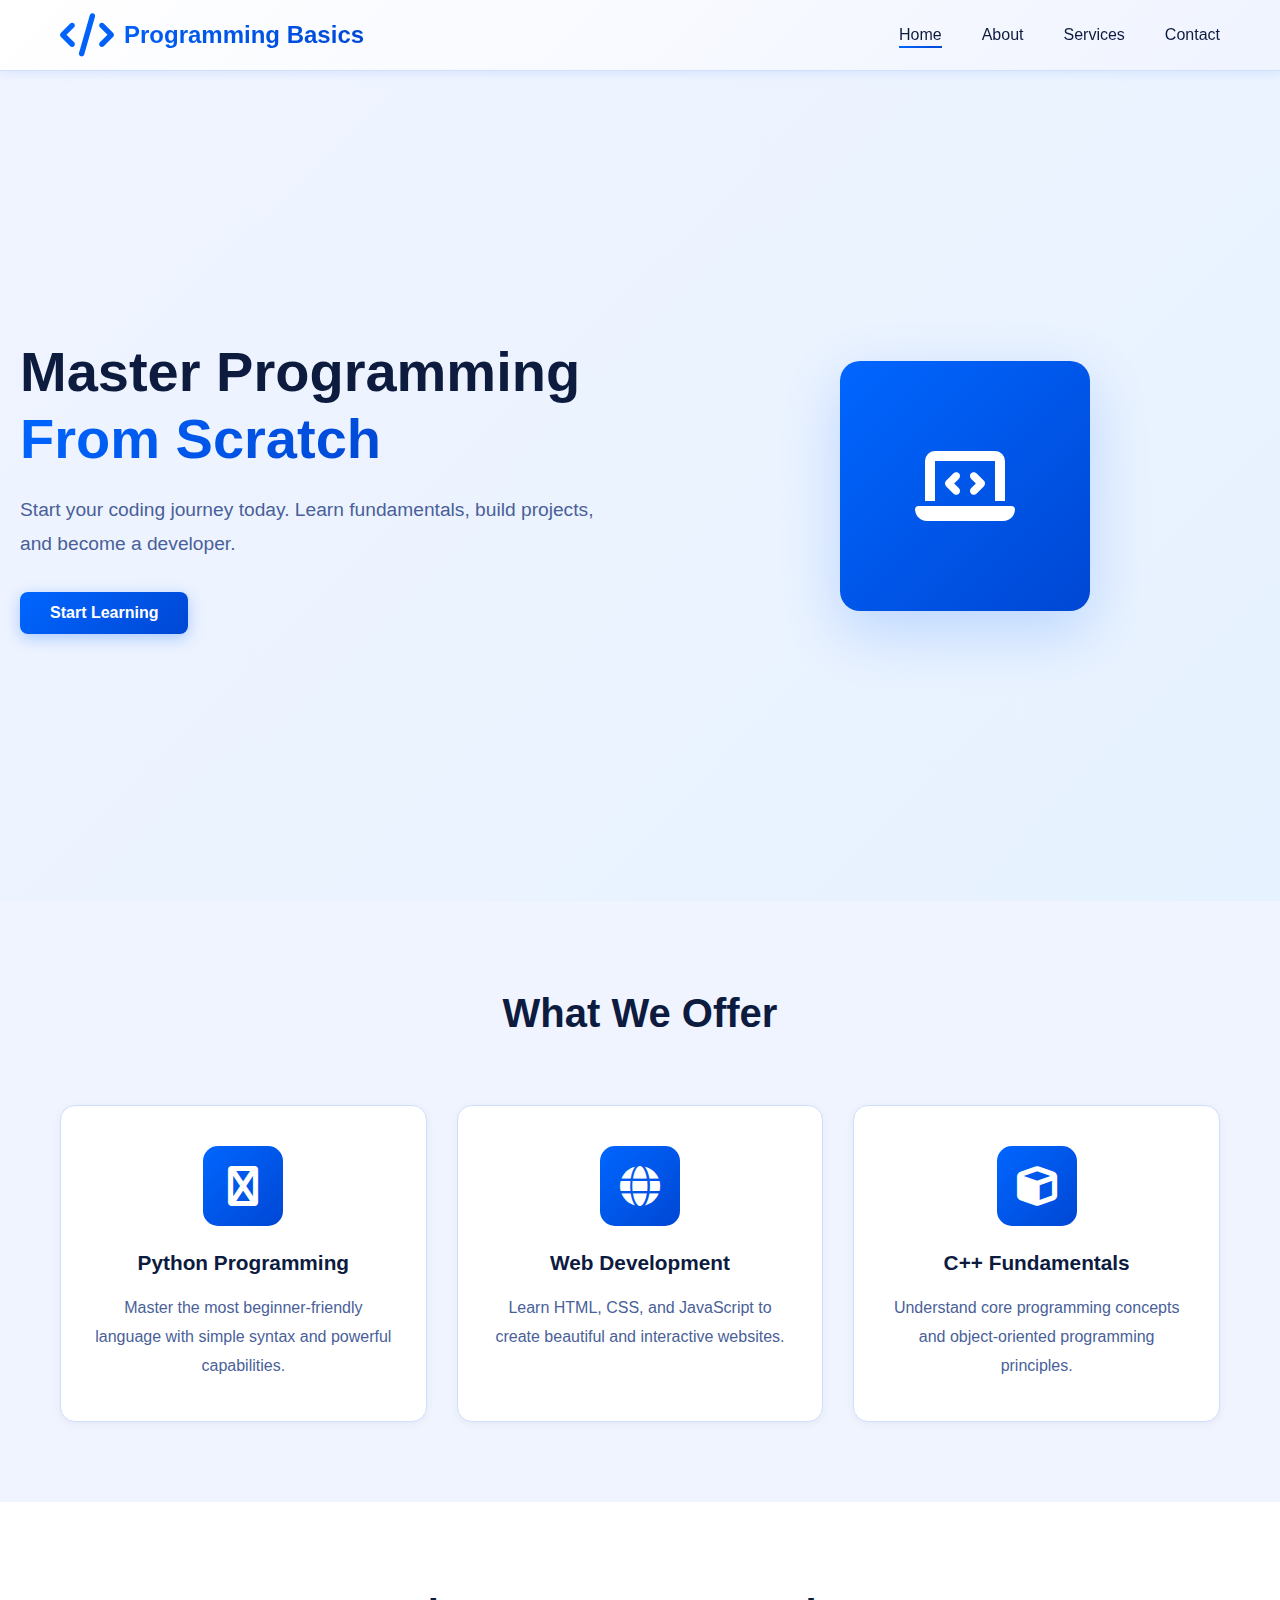
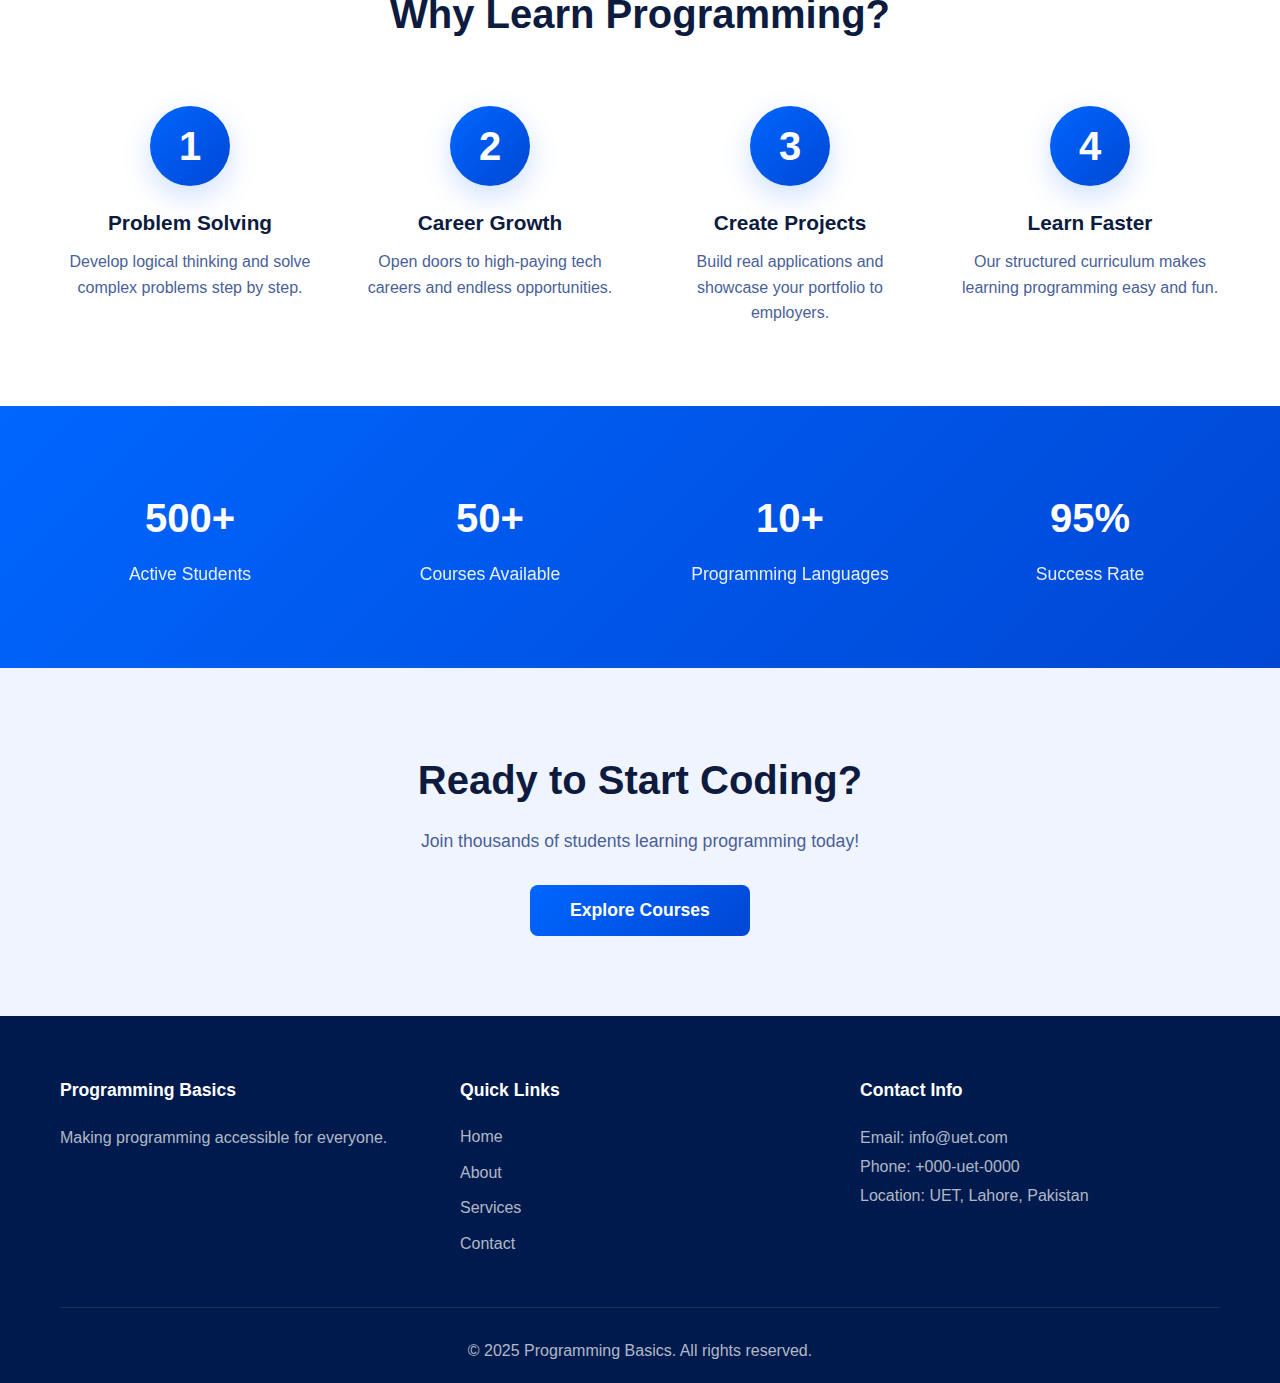
<file: index.html>
<!DOCTYPE html>
<html lang="en">
<head>
    <meta charset="UTF-8">
    <meta name="viewport" content="width=device-width, initial-scale=1.0">
    <title>Programming Basics - Learn to Code</title>
    <link rel="stylesheet" href="styles.css">
    <link rel="stylesheet" href="https://cdnjs.cloudflare.com/ajax/libs/font-awesome/6.4.0/css/all.min.css">
</head>
<body>
    <!-- Navigation -->
    <nav class="navbar">
        <div class="nav-container">
            <div class="logo">
                <i class="fas fa-code"></i>
                <span>Programming Basics</span>
            </div>
            <ul class="nav-menu">
                <li><a href="index.html" class="nav-link active">Home</a></li>
                <li><a href="about.html" class="nav-link">About</a></li>
                <li><a href="services.html" class="nav-link">Services</a></li>
                <li><a href="contact.html" class="nav-link">Contact</a></li>
            </ul>
            <div class="hamburger">
                <span></span>
                <span></span>
                <span></span>
            </div>
        </div>
    </nav>

    <!-- Hero Section -->
    <section class="hero">
        <div class="hero-content">
            <h1 class="hero-title">Master Programming <span class="gradient-text">From Scratch</span></h1>
            <p class="hero-subtitle">Start your coding journey today. Learn fundamentals, build projects, and become a developer.</p>
            <button class="btn btn-primary">Start Learning</button>
        </div>
        <div class="hero-image">
            <div class="floating-card">
                <i class="fas fa-laptop-code"></i>
            </div>
        </div>
    </section>

    <!-- Featured Services -->
    <section class="featured">
        <div class="container">
            <h2 class="section-title">What We Offer</h2>
            <div class="featured-grid">
                <div class="featured-card">
                    <div class="card-icon">
                        <i class="fas fa-python"></i>
                    </div>
                    <h3>Python Programming</h3>
                    <p>Master the most beginner-friendly language with simple syntax and powerful capabilities.</p>
                </div>
                <div class="featured-card">
                    <div class="card-icon">
                        <i class="fas fa-globe"></i>
                    </div>
                    <h3>Web Development</h3>
                    <p>Learn HTML, CSS, and JavaScript to create beautiful and interactive websites.</p>
                </div>
                <div class="featured-card">
                    <div class="card-icon">
                        <i class="fas fa-cube"></i>
                    </div>
                    <h3>C++ Fundamentals</h3>
                    <p>Understand core programming concepts and object-oriented programming principles.</p>
                </div>
            </div>
        </div>
    </section>

    <!-- Benefits Section -->
    <section class="benefits">
        <div class="container">
            <h2 class="section-title">Why Learn Programming?</h2>
            <div class="benefits-grid">
                <div class="benefit-item">
                    <div class="benefit-number">1</div>
                    <h3>Problem Solving</h3>
                    <p>Develop logical thinking and solve complex problems step by step.</p>
                </div>
                <div class="benefit-item">
                    <div class="benefit-number">2</div>
                    <h3>Career Growth</h3>
                    <p>Open doors to high-paying tech careers and endless opportunities.</p>
                </div>
                <div class="benefit-item">
                    <div class="benefit-number">3</div>
                    <h3>Create Projects</h3>
                    <p>Build real applications and showcase your portfolio to employers.</p>
                </div>
                <div class="benefit-item">
                    <div class="benefit-number">4</div>
                    <h3>Learn Faster</h3>
                    <p>Our structured curriculum makes learning programming easy and fun.</p>
                </div>
            </div>
        </div>
    </section>

    <!-- Statistics -->
    <section class="stats">
        <div class="container">
            <div class="stat-box">
                <h3>500+</h3>
                <p>Active Students</p>
            </div>
            <div class="stat-box">
                <h3>50+</h3>
                <p>Courses Available</p>
            </div>
            <div class="stat-box">
                <h3>10+</h3>
                <p>Programming Languages</p>
            </div>
            <div class="stat-box">
                <h3>95%</h3>
                <p>Success Rate</p>
            </div>
        </div>
    </section>

    <!-- Call to Action -->
    <section class="cta">
        <div class="container">
            <h2>Ready to Start Coding?</h2>
            <p>Join thousands of students learning programming today!</p>
            <button class="btn btn-secondary">Explore Courses</button>
        </div>
    </section>

    <!-- Footer -->
    <footer class="footer">
        <div class="container">
            <div class="footer-content">
                <div class="footer-section">
                    <h4>Programming Basics</h4>
                    <p>Making programming accessible for everyone.</p>
                </div>
                <div class="footer-section">
                    <h4>Quick Links</h4>
                    <ul>
                        <li><a href="index.html">Home</a></li>
                        <li><a href="about.html">About</a></li>
                        <li><a href="services.html">Services</a></li>
                        <li><a href="contact.html">Contact</a></li>
                    </ul>
                </div>
                <div class="footer-section">
                    <h4>Contact Info</h4>
                    <p>Email: info@uet.com</p>
                    <p>Phone: +000-uet-0000</p>
                    <p>Location: UET, Lahore, Pakistan</p>
                </div>
            </div>
            <div class="footer-bottom">
                <p>&copy; 2025 Programming Basics. All rights reserved.</p>
            </div>
        </div>
    </footer>
</body>
</html>
</file>
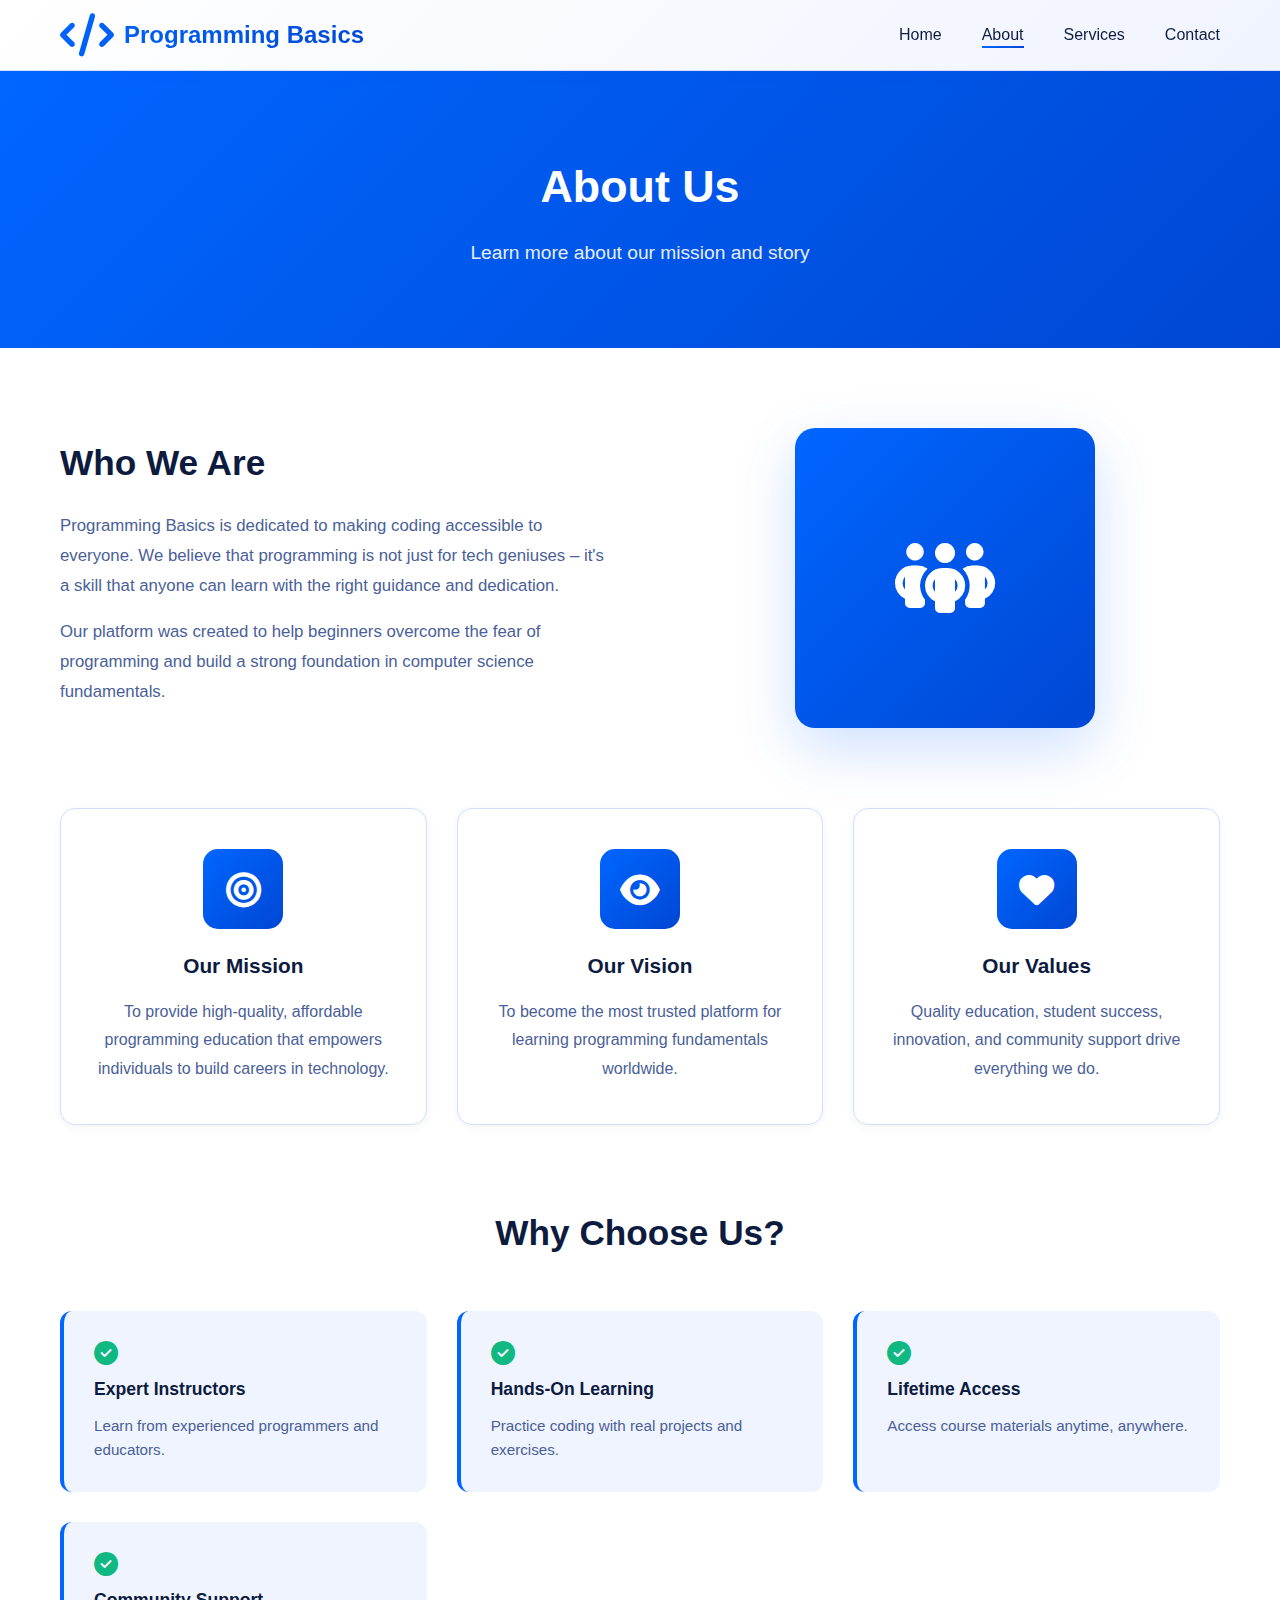
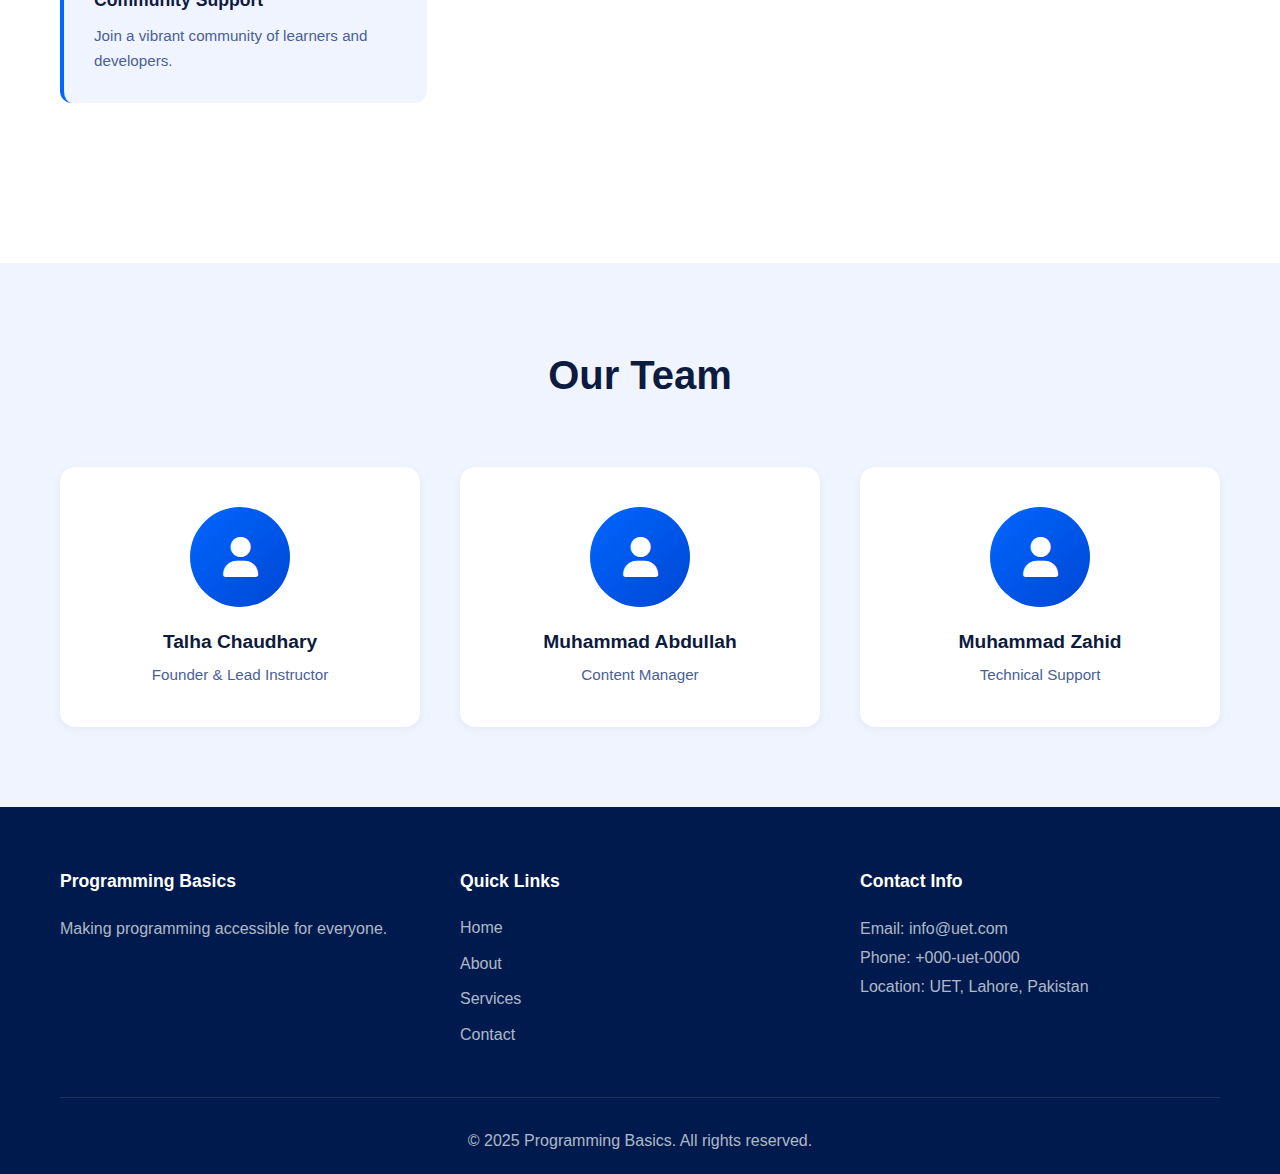
<file: about.html>
<!DOCTYPE html>
<html lang="en">
<head>
    <meta charset="UTF-8">
    <meta name="viewport" content="width=device-width, initial-scale=1.0">
    <title>About Us - Programming Basics</title>
    <link rel="stylesheet" href="styles.css">
    <link rel="stylesheet" href="https://cdnjs.cloudflare.com/ajax/libs/font-awesome/6.4.0/css/all.min.css">
</head>
<body>
    <!-- Navigation -->
    <nav class="navbar">
        <div class="nav-container">
            <div class="logo">
                <i class="fas fa-code"></i>
                <span>Programming Basics</span>
            </div>
            <ul class="nav-menu">
                <li><a href="index.html" class="nav-link">Home</a></li>
                <li><a href="about.html" class="nav-link active">About</a></li>
                <li><a href="services.html" class="nav-link">Services</a></li>
                <li><a href="contact.html" class="nav-link">Contact</a></li>
            </ul>
            <div class="hamburger">
                <span></span>
                <span></span>
                <span></span>
            </div>
        </div>
    </nav>

    <!-- Page Header -->
    <section class="page-header">
        <div class="container">
            <h1>About Us</h1>
            <p>Learn more about our mission and story</p>
        </div>
    </section>

    <!-- About Content -->
    <section class="about-content">
        <div class="container">
            <div class="about-grid">
                <div class="about-text">
                    <h2>Who We Are</h2>
                    <p>Programming Basics is dedicated to making coding accessible to everyone. We believe that programming is not just for tech geniuses – it's a skill that anyone can learn with the right guidance and dedication.</p>
                    <p>Our platform was created to help beginners overcome the fear of programming and build a strong foundation in computer science fundamentals.</p>
                </div>
                <div class="about-image">
                    <div class="image-placeholder">
                        <i class="fas fa-people-group"></i>
                    </div>
                </div>
            </div>

            <!-- Mission Vision Values -->
            <div class="mission-vision">
                <div class="mv-card">
                    <div class="mv-icon">
                        <i class="fas fa-bullseye"></i>
                    </div>
                    <h3>Our Mission</h3>
                    <p>To provide high-quality, affordable programming education that empowers individuals to build careers in technology.</p>
                </div>
                <div class="mv-card">
                    <div class="mv-icon">
                        <i class="fas fa-eye"></i>
                    </div>
                    <h3>Our Vision</h3>
                    <p>To become the most trusted platform for learning programming fundamentals worldwide.</p>
                </div>
                <div class="mv-card">
                    <div class="mv-icon">
                        <i class="fas fa-heart"></i>
                    </div>
                    <h3>Our Values</h3>
                    <p>Quality education, student success, innovation, and community support drive everything we do.</p>
                </div>
            </div>

            <!-- Why Choose Us -->
            <div class="why-choose">
                <h2>Why Choose Us?</h2>
                <div class="reasons-grid">
                    <div class="reason">
                        <i class="fas fa-check-circle"></i>
                        <h4>Expert Instructors</h4>
                        <p>Learn from experienced programmers and educators.</p>
                    </div>
                    <div class="reason">
                        <i class="fas fa-check-circle"></i>
                        <h4>Hands-On Learning</h4>
                        <p>Practice coding with real projects and exercises.</p>
                    </div>
                    <div class="reason">
                        <i class="fas fa-check-circle"></i>
                        <h4>Lifetime Access</h4>
                        <p>Access course materials anytime, anywhere.</p>
                    </div>
                    <div class="reason">
                        <i class="fas fa-check-circle"></i>
                        <h4>Community Support</h4>
                        <p>Join a vibrant community of learners and developers.</p>
                    </div>
                </div>
            </div>
        </div>
    </section>

    <!-- Team Section -->
    <section class="team">
        <div class="container">
            <h2 class="section-title">Our Team</h2>
            <div class="team-grid">
                <div class="team-member">
                    <div class="member-avatar">
                        <i class="fas fa-user"></i>
                    </div>
                    <h4>Talha Chaudhary</h4>
                    <p>Founder & Lead Instructor</p>
                </div>
                <div class="team-member">
                    <div class="member-avatar">
                        <i class="fas fa-user"></i>
                    </div>
                    <h4>Muhammad Abdullah</h4>
                    <p>Content Manager</p>
                </div>
                <div class="team-member">
                    <div class="member-avatar">
                        <i class="fas fa-user"></i>
                    </div>
                    <h4>Muhammad Zahid</h4>
                    <p>Technical Support</p>
                </div>
            </div>
        </div>
    </section>

    <!-- Footer -->
    <footer class="footer">
        <div class="container">
            <div class="footer-content">
                <div class="footer-section">
                    <h4>Programming Basics</h4>
                    <p>Making programming accessible for everyone.</p>
                </div>
                <div class="footer-section">
                    <h4>Quick Links</h4>
                    <ul>
                        <li><a href="index.html">Home</a></li>
                        <li><a href="about.html">About</a></li>
                        <li><a href="services.html">Services</a></li>
                        <li><a href="contact.html">Contact</a></li>
                    </ul>
                </div>
                <div class="footer-section">
                    <h4>Contact Info</h4>
                    <p>Email: info@uet.com</p>
                    <p>Phone: +000-uet-0000</p>
                    <p>Location: UET, Lahore, Pakistan</p>
                </div>
            </div>
            <div class="footer-bottom">
                <p>&copy; 2025 Programming Basics. All rights reserved.</p>
            </div>
        </div>
    </footer>
</body>
</html>
</file>
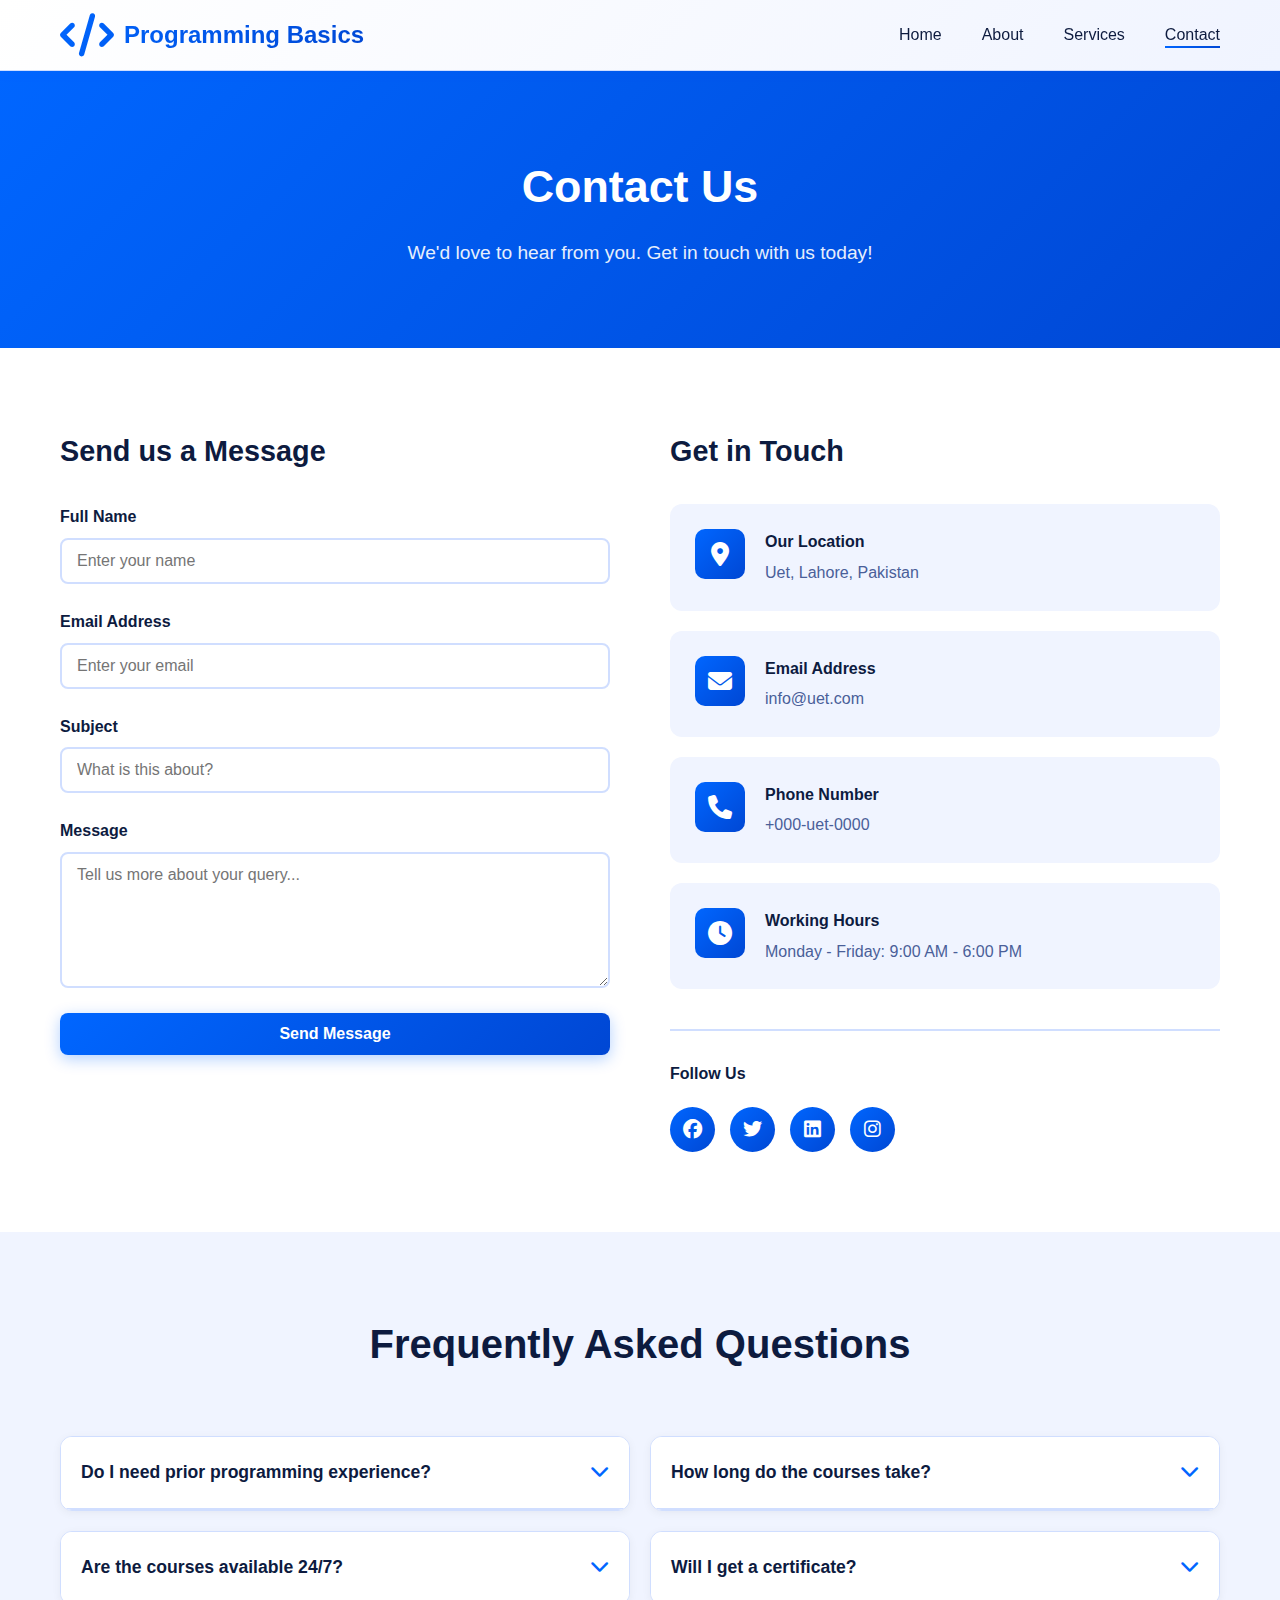
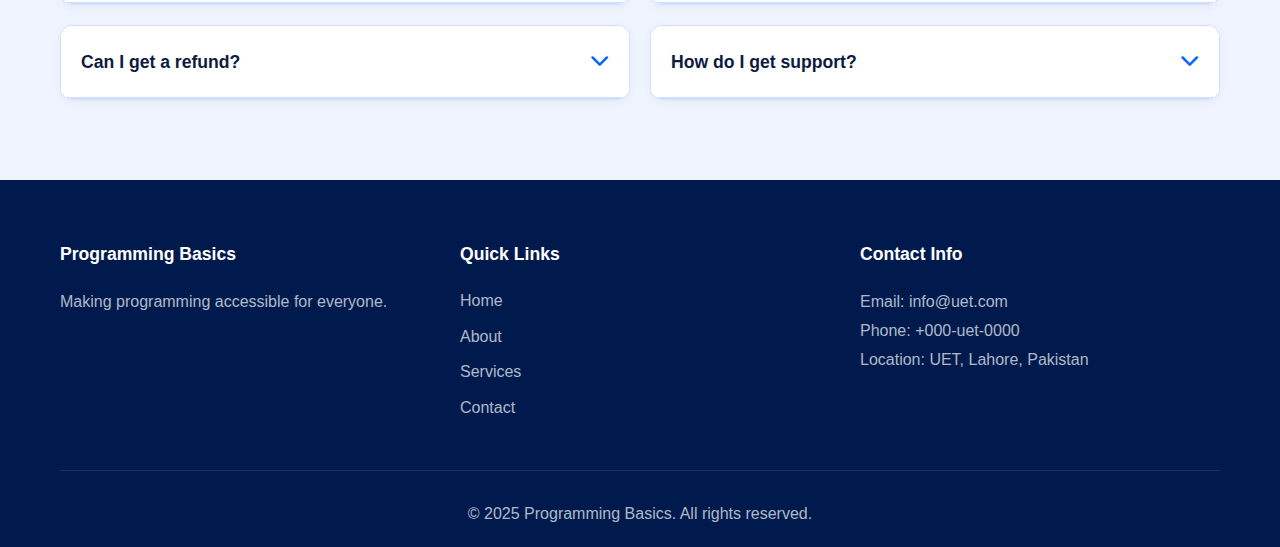
<file: contact.html>
<!DOCTYPE html>
<html lang="en">
<head>
    <meta charset="UTF-8">
    <meta name="viewport" content="width=device-width, initial-scale=1.0">
    <title>Contact Us - Programming Basics</title>
    <link rel="stylesheet" href="styles.css">
    <link rel="stylesheet" href="https://cdnjs.cloudflare.com/ajax/libs/font-awesome/6.4.0/css/all.min.css">
</head>
<body>
    <!-- Navigation -->
    <nav class="navbar">
        <div class="nav-container">
            <div class="logo">
                <i class="fas fa-code"></i>
                <span>Programming Basics</span>
            </div>
            <ul class="nav-menu">
                <li><a href="index.html" class="nav-link">Home</a></li>
                <li><a href="about.html" class="nav-link">About</a></li>
                <li><a href="services.html" class="nav-link">Services</a></li>
                <li><a href="contact.html" class="nav-link active">Contact</a></li>
            </ul>
            <div class="hamburger">
                <span></span>
                <span></span>
                <span></span>
            </div>
        </div>
    </nav>

    <!-- Page Header -->
    <section class="page-header">
        <div class="container">
            <h1>Contact Us</h1>
            <p>We'd love to hear from you. Get in touch with us today!</p>
        </div>
    </section>

    <!-- Contact Section -->
    <section class="contact-section">
        <div class="container">
            <div class="contact-grid">
                <!-- Contact Form -->
                <div class="contact-form-container">
                    <h2>Send us a Message</h2>
                    <form class="contact-form" id="contactForm">
                        <div class="form-group">
                            <label for="name">Full Name</label>
                            <input type="text" id="name" name="name" required placeholder="Enter your name">
                        </div>

                        <div class="form-group">
                            <label for="email">Email Address</label>
                            <input type="email" id="email" name="email" required placeholder="Enter your email">
                        </div>

                        <div class="form-group">
                            <label for="subject">Subject</label>
                            <input type="text" id="subject" name="subject" required placeholder="What is this about?">
                        </div>

                        <div class="form-group">
                            <label for="message">Message</label>
                            <textarea id="message" name="message" rows="6" required placeholder="Tell us more about your query..."></textarea>
                        </div>

                        <button type="submit" class="btn btn-primary">Send Message</button>
                    </form>
                </div>

                <!-- Contact Information -->
                <div class="contact-info-container">
                    <h2>Get in Touch</h2>
                    
                    <div class="info-card">
                        <div class="info-icon">
                            <i class="fas fa-map-marker-alt"></i>
                        </div>
                        <div class="info-content">
                            <h4>Our Location</h4>
                            <p>Uet, Lahore, Pakistan</p>
                        </div>
                    </div>

                    <div class="info-card">
                        <div class="info-icon">
                            <i class="fas fa-envelope"></i>
                        </div>
                        <div class="info-content">
                            <h4>Email Address</h4>
                            <p>info@uet.com</p>
                        </div>
                    </div>

                    <div class="info-card">
                        <div class="info-icon">
                            <i class="fas fa-phone"></i>
                        </div>
                        <div class="info-content">
                            <h4>Phone Number</h4>
                            <p>+000-uet-0000</p>
                        </div>
                    </div>

                    <div class="info-card">
                        <div class="info-icon">
                            <i class="fas fa-clock"></i>
                        </div>
                        <div class="info-content">
                            <h4>Working Hours</h4>
                            <p>Monday - Friday: 9:00 AM - 6:00 PM</p>
                        </div>
                    </div>

                    <!-- Social Media -->
                    <div class="social-links">
                        <h4>Follow Us</h4>
                        <div class="social-icons">
                            <a href="#" class="social-icon"><i class="fab fa-facebook"></i></a>
                            <a href="#" class="social-icon"><i class="fab fa-twitter"></i></a>
                            <a href="#" class="social-icon"><i class="fab fa-linkedin"></i></a>
                            <a href="#" class="social-icon"><i class="fab fa-instagram"></i></a>
                        </div>
                    </div>
                </div>
            </div>
        </div>
    </section>

    <!-- FAQ Section -->
    <section class="faq-section">
        <div class="container">
            <h2 class="section-title">Frequently Asked Questions</h2>
            
            <div class="faq-grid">
                <div class="faq-item">
                    <div class="faq-question">
                        <h4>Do I need prior programming experience?</h4>
                        <span class="faq-toggle"><i class="fas fa-chevron-down"></i></span>
                    </div>
                    <div class="faq-answer">
                        <p>No! Our courses are designed for complete beginners. We start from the very basics and gradually increase the difficulty level.</p>
                    </div>
                </div>

                <div class="faq-item">
                    <div class="faq-question">
                        <h4>How long do the courses take?</h4>
                        <span class="faq-toggle"><i class="fas fa-chevron-down"></i></span>
                    </div>
                    <div class="faq-answer">
                        <p>Most courses take 4-8 weeks to complete, depending on your pace. You can learn at your own speed.</p>
                    </div>
                </div>

                <div class="faq-item">
                    <div class="faq-question">
                        <h4>Are the courses available 24/7?</h4>
                        <span class="faq-toggle"><i class="fas fa-chevron-down"></i></span>
                    </div>
                    <div class="faq-answer">
                        <p>Yes! Once you enroll, you have lifetime access to all course materials and can learn anytime.</p>
                    </div>
                </div>

                <div class="faq-item">
                    <div class="faq-question">
                        <h4>Will I get a certificate?</h4>
                        <span class="faq-toggle"><i class="fas fa-chevron-down"></i></span>
                    </div>
                    <div class="faq-answer">
                        <p>Yes! Upon successful completion, you'll receive a certificate that you can add to your portfolio.</p>
                    </div>
                </div>

                <div class="faq-item">
                    <div class="faq-question">
                        <h4>Can I get a refund?</h4>
                        <span class="faq-toggle"><i class="fas fa-chevron-down"></i></span>
                    </div>
                    <div class="faq-answer">
                        <p>We offer a 30-day money-back guarantee if you're not satisfied with the course content.</p>
                    </div>
                </div>

                <div class="faq-item">
                    <div class="faq-question">
                        <h4>How do I get support?</h4>
                        <span class="faq-toggle"><i class="fas fa-chevron-down"></i></span>
                    </div>
                    <div class="faq-answer">
                        <p>You can contact us through this form, email, or phone. We're here to help with any questions!</p>
                    </div>
                </div>
            </div>
        </div>
    </section>

    <!-- Footer -->
    <footer class="footer">
        <div class="container">
            <div class="footer-content">
                <div class="footer-section">
                    <h4>Programming Basics</h4>
                    <p>Making programming accessible for everyone.</p>
                </div>
                <div class="footer-section">
                    <h4>Quick Links</h4>
                    <ul>
                        <li><a href="index.html">Home</a></li>
                        <li><a href="about.html">About</a></li>
                        <li><a href="services.html">Services</a></li>
                        <li><a href="contact.html">Contact</a></li>
                    </ul>
                </div>
                <div class="footer-section">
                    <h4>Contact Info</h4>
                    <p>Email: info@uet.com</p>
                    <p>Phone: +000-uet-0000</p>
                    <p>Location: UET, Lahore, Pakistan</p>
                </div>
            </div>
            <div class="footer-bottom">
                <p>&copy; 2025 Programming Basics. All rights reserved.</p>
            </div>
        </div>
    </footer>
</body>
</html>
</file>
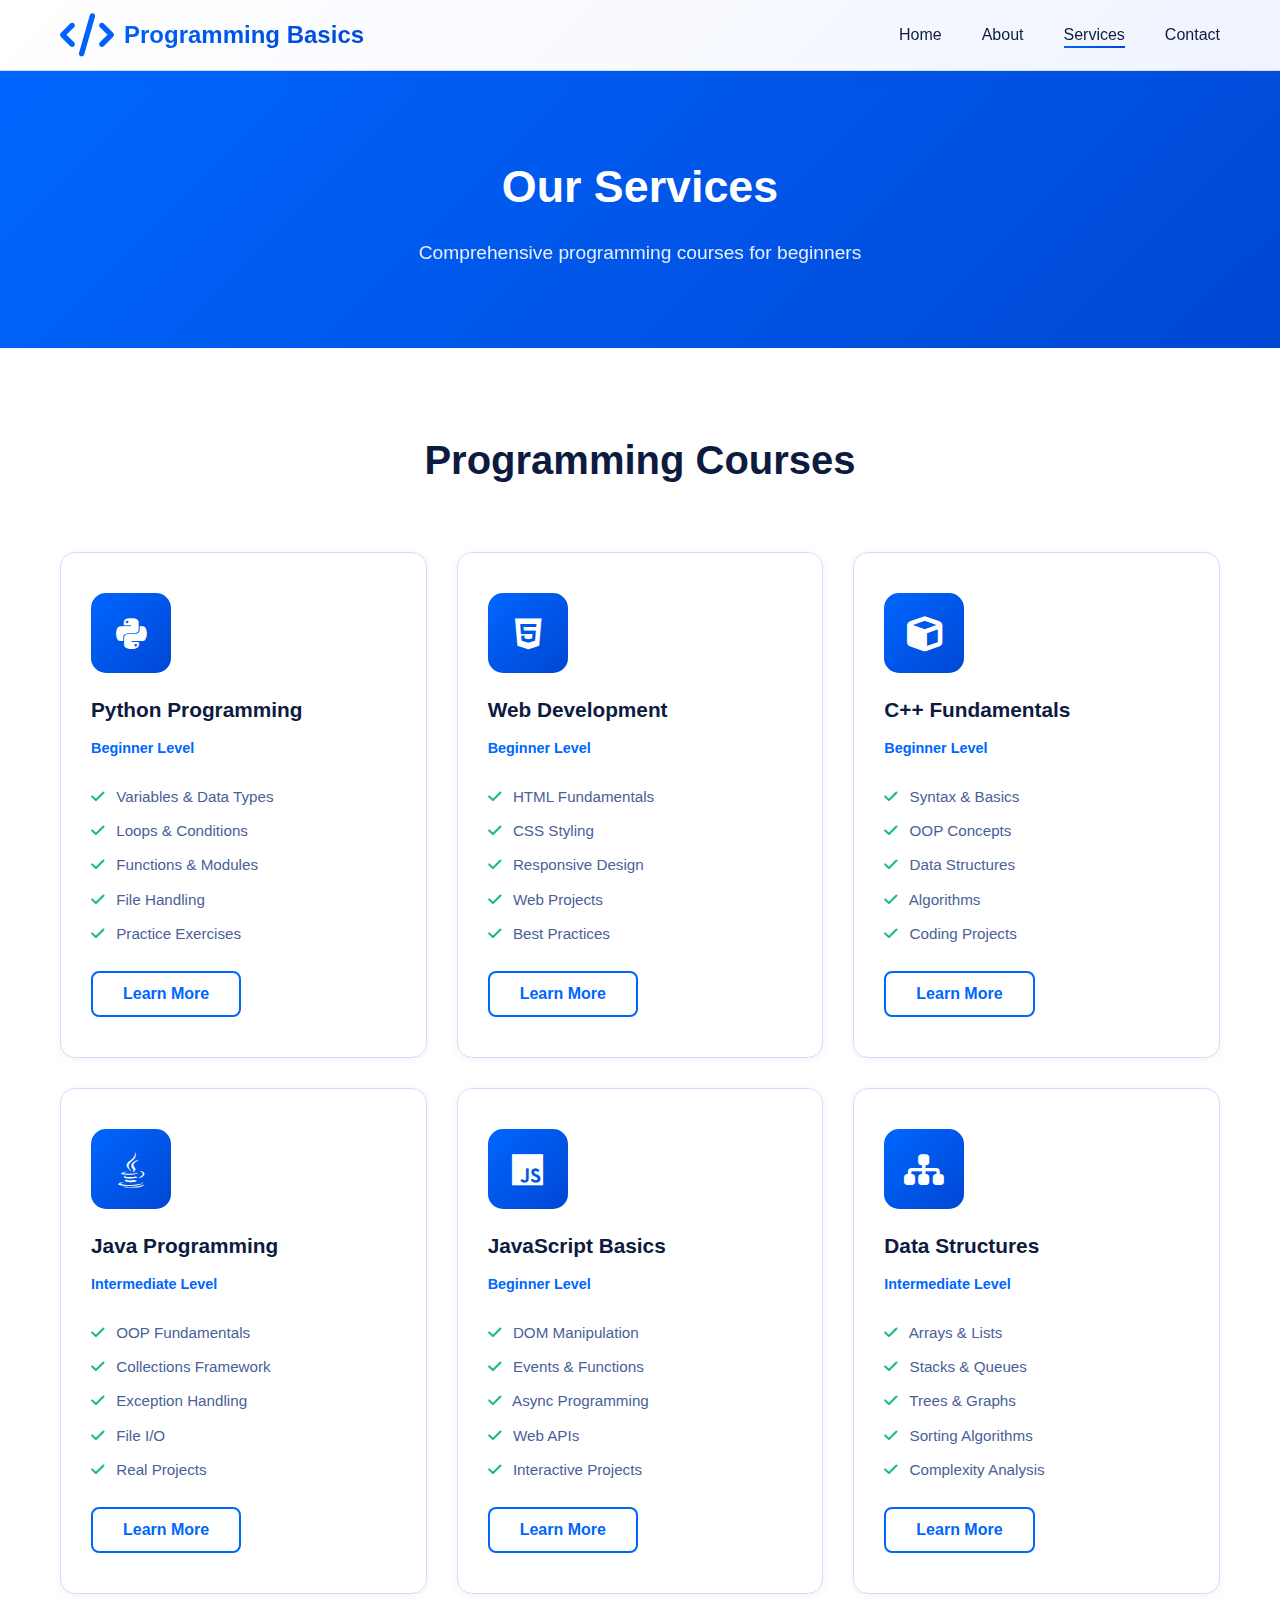
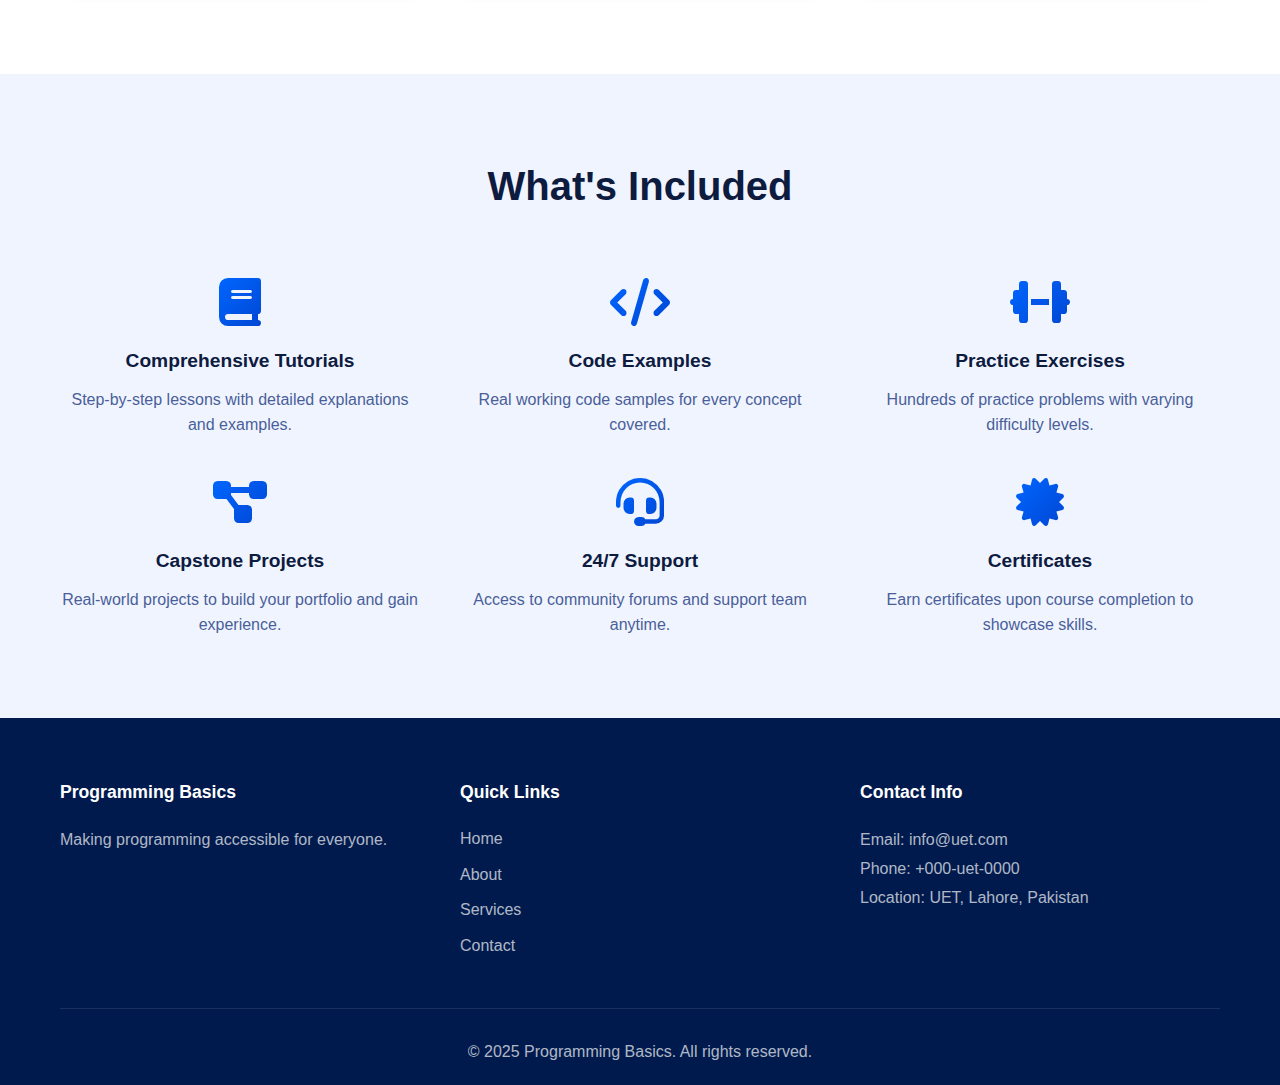
<file: services.html>
<!DOCTYPE html>
<html lang="en">
<head>
    <meta charset="UTF-8">
    <meta name="viewport" content="width=device-width, initial-scale=1.0">
    <title>Services - Programming Basics</title>
    <link rel="stylesheet" href="styles.css">
    <link rel="stylesheet" href="https://cdnjs.cloudflare.com/ajax/libs/font-awesome/6.4.0/css/all.min.css">
</head>
<body>
    <!-- Navigation -->
    <nav class="navbar">
        <div class="nav-container">
            <div class="logo">
                <i class="fas fa-code"></i>
                <span>Programming Basics</span>
            </div>
            <ul class="nav-menu">
                <li><a href="index.html" class="nav-link">Home</a></li>
                <li><a href="about.html" class="nav-link">About</a></li>
                <li><a href="services.html" class="nav-link active">Services</a></li>
                <li><a href="contact.html" class="nav-link">Contact</a></li>
            </ul>
            <div class="hamburger">
                <span></span>
                <span></span>
                <span></span>
            </div>
        </div>
    </nav>

    <!-- Page Header -->
    <section class="page-header">
        <div class="container">
            <h1>Our Services</h1>
            <p>Comprehensive programming courses for beginners</p>
        </div>
    </section>

    <!-- Services Grid -->
    <section class="services-section">
        <div class="container">
            <h2 class="section-title">Programming Courses</h2>
            
            <div class="services-grid">
                <!-- Python Course -->
                <div class="service-card">
                    <div class="service-icon">
                        <i class="fab fa-python"></i>
                    </div>
                    <h3>Python Programming</h3>
                    <p class="difficulty">Beginner Level</p>
                    <div class="service-features">
                        <p><i class="fas fa-check"></i> Variables & Data Types</p>
                        <p><i class="fas fa-check"></i> Loops & Conditions</p>
                        <p><i class="fas fa-check"></i> Functions & Modules</p>
                        <p><i class="fas fa-check"></i> File Handling</p>
                        <p><i class="fas fa-check"></i> Practice Exercises</p>
                    </div>
                    <button class="btn btn-outline">Learn More</button>
                </div>

                <!-- HTML/CSS Course -->
                <div class="service-card">
                    <div class="service-icon">
                        <i class="fab fa-html5"></i>
                    </div>
                    <h3>Web Development</h3>
                    <p class="difficulty">Beginner Level</p>
                    <div class="service-features">
                        <p><i class="fas fa-check"></i> HTML Fundamentals</p>
                        <p><i class="fas fa-check"></i> CSS Styling</p>
                        <p><i class="fas fa-check"></i> Responsive Design</p>
                        <p><i class="fas fa-check"></i> Web Projects</p>
                        <p><i class="fas fa-check"></i> Best Practices</p>
                    </div>
                    <button class="btn btn-outline">Learn More</button>
                </div>

                <!-- C++ Course -->
                <div class="service-card">
                    <div class="service-icon">
                        <i class="fas fa-cube"></i>
                    </div>
                    <h3>C++ Fundamentals</h3>
                    <p class="difficulty">Beginner Level</p>
                    <div class="service-features">
                        <p><i class="fas fa-check"></i> Syntax & Basics</p>
                        <p><i class="fas fa-check"></i> OOP Concepts</p>
                        <p><i class="fas fa-check"></i> Data Structures</p>
                        <p><i class="fas fa-check"></i> Algorithms</p>
                        <p><i class="fas fa-check"></i> Coding Projects</p>
                    </div>
                    <button class="btn btn-outline">Learn More</button>
                </div>

                <!-- Java Course -->
                <div class="service-card">
                    <div class="service-icon">
                        <i class="fab fa-java"></i>
                    </div>
                    <h3>Java Programming</h3>
                    <p class="difficulty">Intermediate Level</p>
                    <div class="service-features">
                        <p><i class="fas fa-check"></i> OOP Fundamentals</p>
                        <p><i class="fas fa-check"></i> Collections Framework</p>
                        <p><i class="fas fa-check"></i> Exception Handling</p>
                        <p><i class="fas fa-check"></i> File I/O</p>
                        <p><i class="fas fa-check"></i> Real Projects</p>
                    </div>
                    <button class="btn btn-outline">Learn More</button>
                </div>

                <!-- JavaScript Course -->
                <div class="service-card">
                    <div class="service-icon">
                        <i class="fab fa-js"></i>
                    </div>
                    <h3>JavaScript Basics</h3>
                    <p class="difficulty">Beginner Level</p>
                    <div class="service-features">
                        <p><i class="fas fa-check"></i> DOM Manipulation</p>
                        <p><i class="fas fa-check"></i> Events & Functions</p>
                        <p><i class="fas fa-check"></i> Async Programming</p>
                        <p><i class="fas fa-check"></i> Web APIs</p>
                        <p><i class="fas fa-check"></i> Interactive Projects</p>
                    </div>
                    <button class="btn btn-outline">Learn More</button>
                </div>

                <!-- Data Structures -->
                <div class="service-card">
                    <div class="service-icon">
                        <i class="fas fa-sitemap"></i>
                    </div>
                    <h3>Data Structures</h3>
                    <p class="difficulty">Intermediate Level</p>
                    <div class="service-features">
                        <p><i class="fas fa-check"></i> Arrays & Lists</p>
                        <p><i class="fas fa-check"></i> Stacks & Queues</p>
                        <p><i class="fas fa-check"></i> Trees & Graphs</p>
                        <p><i class="fas fa-check"></i> Sorting Algorithms</p>
                        <p><i class="fas fa-check"></i> Complexity Analysis</p>
                    </div>
                    <button class="btn btn-outline">Learn More</button>
                </div>
            </div>
        </div>
    </section>

    <!-- Additional Services -->
    <section class="additional-services">
        <div class="container">
            <h2 class="section-title">What's Included</h2>
            <div class="features-list">
                <div class="feature-item">
                    <i class="fas fa-book"></i>
                    <h4>Comprehensive Tutorials</h4>
                    <p>Step-by-step lessons with detailed explanations and examples.</p>
                </div>
                <div class="feature-item">
                    <i class="fas fa-code"></i>
                    <h4>Code Examples</h4>
                    <p>Real working code samples for every concept covered.</p>
                </div>
                <div class="feature-item">
                    <i class="fas fa-dumbbell"></i>
                    <h4>Practice Exercises</h4>
                    <p>Hundreds of practice problems with varying difficulty levels.</p>
                </div>
                <div class="feature-item">
                    <i class="fas fa-project-diagram"></i>
                    <h4>Capstone Projects</h4>
                    <p>Real-world projects to build your portfolio and gain experience.</p>
                </div>
                <div class="feature-item">
                    <i class="fas fa-headset"></i>
                    <h4>24/7 Support</h4>
                    <p>Access to community forums and support team anytime.</p>
                </div>
                <div class="feature-item">
                    <i class="fas fa-certificate"></i>
                    <h4>Certificates</h4>
                    <p>Earn certificates upon course completion to showcase skills.</p>
                </div>
            </div>
        </div>
    </section>

    <!-- Footer -->
    <footer class="footer">
        <div class="container">
            <div class="footer-content">
                <div class="footer-section">
                    <h4>Programming Basics</h4>
                    <p>Making programming accessible for everyone.</p>
                </div>
                <div class="footer-section">
                    <h4>Quick Links</h4>
                    <ul>
                        <li><a href="index.html">Home</a></li>
                        <li><a href="about.html">About</a></li>
                        <li><a href="services.html">Services</a></li>
                        <li><a href="contact.html">Contact</a></li>
                    </ul>
                </div>
                <div class="footer-section">
                    <h4>Contact Info</h4>
                    <p>Email: info@uet.com</p>
                    <p>Phone: +000-uet-0000</p>
                    <p>Location: UET, Lahore, Pakistan</p>
                </div>
            </div>
            <div class="footer-bottom">
                <p>&copy; 2025 Programming Basics. All rights reserved.</p>
            </div>
        </div>
    </footer>
</body>
</html>
</file>
<file: styles.css>
/* =====================================================
   PROGRAMMING BASICS - MODERN STYLESHEET
   ===================================================== */

/* Root Variables */
:root {
    --primary-color: #0066ff;
    --secondary-color: #0047d4;
    --dark-bg: #001a4d;
    --light-bg: #f0f4ff;
    --text-dark: #0d1b3f;
    --text-light: #4a5f99;
    --border-color: #d0deff;
    --success-color: #10b981;
    --warning-color: #f59e0b;
    --error-color: #ef4444;
    
    --transition: all 0.3s cubic-bezier(0.4, 0, 0.2, 1);
}

/* ===== GENERAL STYLES ===== */
* {
    margin: 0;
    padding: 0;
    box-sizing: border-box;
}

html {
    scroll-behavior: smooth;
}

body {
    font-family: 'Segoe UI', Tahoma, Geneva, Verdana, sans-serif;
    background-color: #ffffff;
    color: var(--text-dark);
    line-height: 1.6;
    overflow-x: hidden;
}

.container {
    max-width: 1200px;
    margin: 0 auto;
    padding: 0 20px;
}

/* ===== NAVIGATION ===== */
.navbar {
    background: linear-gradient(135deg, #ffffff 0%, #f0f4ff 100%);
    box-shadow: 0 2px 10px rgba(0, 102, 255, 0.1);
    position: sticky;
    top: 0;
    z-index: 1000;
    border-bottom: 1px solid var(--border-color);
}

.nav-container {
    max-width: 1200px;
    margin: 0 auto;
    padding: 0 20px;
    display: flex;
    justify-content: space-between;
    align-items: center;
    height: 70px;
}

.logo {
    display: flex;
    align-items: center;
    gap: 10px;
    font-size: 1.5em;
    font-weight: 700;
    background: linear-gradient(135deg, var(--primary-color), var(--secondary-color));
    -webkit-background-clip: text;
    -webkit-text-fill-color: transparent;
    background-clip: text;
}

.logo i {
    font-size: 1.8em;
    color: var(--primary-color);
}

.nav-menu {
    display: flex;
    list-style: none;
    gap: 40px;
}

.nav-link {
    text-decoration: none;
    color: var(--text-dark);
    font-weight: 500;
    position: relative;
    transition: var(--transition);
}

.nav-link::after {
    content: '';
    position: absolute;
    bottom: -5px;
    left: 0;
    width: 0;
    height: 2px;
    background: linear-gradient(135deg, var(--primary-color), var(--secondary-color));
    transition: var(--transition);
}

.nav-link:hover::after,
.nav-link.active::after {
    width: 100%;
}

.nav-link:hover {
    color: var(--primary-color);
}

.hamburger {
    display: none;
    flex-direction: column;
    cursor: pointer;
    gap: 5px;
}

.hamburger span {
    width: 25px;
    height: 3px;
    background-color: var(--text-dark);
    border-radius: 2px;
    transition: var(--transition);
}

/* ===== HERO SECTION ===== */
.hero {
    display: grid;
    grid-template-columns: 1fr 1fr;
    align-items: center;
    gap: 60px;
    padding: 100px 20px;
    background: linear-gradient(135deg, #f0f4ff 0%, #e6f2ff 100%);
    min-height: calc(100vh - 70px);
}

.hero-content h1 {
    font-size: 3.5em;
    font-weight: 800;
    line-height: 1.2;
    margin-bottom: 20px;
    color: var(--text-dark);
}

.gradient-text {
    background: linear-gradient(135deg, var(--primary-color), var(--secondary-color));
    -webkit-background-clip: text;
    -webkit-text-fill-color: transparent;
    background-clip: text;
}

.hero-subtitle {
    font-size: 1.2em;
    color: var(--text-light);
    margin-bottom: 30px;
    line-height: 1.8;
}

.hero-image {
    position: relative;
    height: 400px;
    display: flex;
    align-items: center;
    justify-content: center;
}

.floating-card {
    width: 250px;
    height: 250px;
    background: linear-gradient(135deg, var(--primary-color), var(--secondary-color));
    border-radius: 20px;
    display: flex;
    align-items: center;
    justify-content: center;
    font-size: 80px;
    color: white;
    animation: float 3s ease-in-out infinite;
    box-shadow: 0 20px 60px rgba(0, 102, 255, 0.2);
}

@keyframes float {
    0%, 100% { transform: translateY(0px); }
    50% { transform: translateY(-20px); }
}

/* ===== BUTTONS ===== */
.btn {
    padding: 12px 30px;
    border: none;
    border-radius: 8px;
    font-weight: 600;
    cursor: pointer;
    transition: var(--transition);
    font-size: 1em;
    text-decoration: none;
    display: inline-block;
}

.btn-primary {
    background: linear-gradient(135deg, var(--primary-color), var(--secondary-color));
    color: white;
    box-shadow: 0 4px 15px rgba(0, 102, 255, 0.3);
}

.btn-primary:hover {
    transform: translateY(-3px);
    box-shadow: 0 8px 25px rgba(0, 102, 255, 0.4);
}

.btn-secondary {
    background: linear-gradient(135deg, var(--primary-color), var(--secondary-color));
    color: white;
    padding: 15px 40px;
    font-size: 1.1em;
}

.btn-outline {
    background: transparent;
    color: var(--primary-color);
    border: 2px solid var(--primary-color);
}

.btn-outline:hover {
    background: var(--primary-color);
    color: white;
}

/* ===== FEATURED SERVICES ===== */
.featured {
    padding: 80px 20px;
    background-color: var(--light-bg);
}

.section-title {
    text-align: center;
    font-size: 2.5em;
    font-weight: 800;
    margin-bottom: 60px;
    color: var(--text-dark);
}

.featured-grid {
    display: grid;
    grid-template-columns: repeat(auto-fit, minmax(300px, 1fr));
    gap: 30px;
}

.featured-card {
    background: white;
    padding: 40px 30px;
    border-radius: 15px;
    text-align: center;
    transition: var(--transition);
    box-shadow: 0 2px 10px rgba(0, 0, 0, 0.05);
    border: 1px solid var(--border-color);
}

.featured-card:hover {
    transform: translateY(-10px);
    box-shadow: 0 20px 40px rgba(0, 102, 255, 0.15);
}

.card-icon {
    width: 80px;
    height: 80px;
    background: linear-gradient(135deg, var(--primary-color), var(--secondary-color));
    border-radius: 15px;
    display: flex;
    align-items: center;
    justify-content: center;
    font-size: 2.5em;
    color: white;
    margin: 0 auto 20px;
}

.featured-card h3 {
    font-size: 1.3em;
    margin-bottom: 15px;
    color: var(--text-dark);
}

.featured-card p {
    color: var(--text-light);
    line-height: 1.8;
}

/* ===== BENEFITS SECTION ===== */
.benefits {
    padding: 80px 20px;
    background: white;
}

.benefits-grid {
    display: grid;
    grid-template-columns: repeat(auto-fit, minmax(250px, 1fr));
    gap: 40px;
}

.benefit-item {
    text-align: center;
    position: relative;
}

.benefit-number {
    width: 80px;
    height: 80px;
    background: linear-gradient(135deg, var(--primary-color), var(--secondary-color));
    color: white;
    border-radius: 50%;
    display: flex;
    align-items: center;
    justify-content: center;
    font-size: 2.5em;
    font-weight: 800;
    margin: 0 auto 20px;
    box-shadow: 0 10px 30px rgba(0, 102, 255, 0.2);
}

.benefit-item h3 {
    font-size: 1.3em;
    margin-bottom: 10px;
    color: var(--text-dark);
}

.benefit-item p {
    color: var(--text-light);
}

/* ===== STATISTICS ===== */
.stats {
    padding: 80px 20px;
    background: linear-gradient(135deg, var(--primary-color), var(--secondary-color));
    color: white;
}

.stats .container {
    display: grid;
    grid-template-columns: repeat(auto-fit, minmax(200px, 1fr));
    gap: 40px;
    text-align: center;
}

.stat-box h3 {
    font-size: 2.5em;
    font-weight: 800;
    margin-bottom: 10px;
}

.stat-box p {
    font-size: 1.1em;
    opacity: 0.9;
}

/* ===== CALL TO ACTION ===== */
.cta {
    padding: 80px 20px;
    background: var(--light-bg);
    text-align: center;
}

.cta h2 {
    font-size: 2.5em;
    margin-bottom: 15px;
    color: var(--text-dark);
}

.cta p {
    font-size: 1.1em;
    color: var(--text-light);
    margin-bottom: 30px;
}

/* ===== PAGE HEADER ===== */
.page-header {
    background: linear-gradient(135deg, var(--primary-color), var(--secondary-color));
    color: white;
    padding: 80px 20px;
    text-align: center;
}

.page-header h1 {
    font-size: 2.8em;
    margin-bottom: 15px;
    font-weight: 800;
}

.page-header p {
    font-size: 1.2em;
    opacity: 0.9;
}

/* ===== ABOUT SECTION ===== */
.about-content {
    padding: 80px 20px;
}

.about-grid {
    display: grid;
    grid-template-columns: 1fr 1fr;
    align-items: center;
    gap: 60px;
    margin-bottom: 80px;
}

.about-text h2 {
    font-size: 2.2em;
    margin-bottom: 20px;
    color: var(--text-dark);
}

.about-text p {
    color: var(--text-light);
    margin-bottom: 15px;
    line-height: 1.8;
    font-size: 1.05em;
}

.about-image {
    display: flex;
    align-items: center;
    justify-content: center;
}

.image-placeholder {
    width: 300px;
    height: 300px;
    background: linear-gradient(135deg, var(--primary-color), var(--secondary-color));
    border-radius: 20px;
    display: flex;
    align-items: center;
    justify-content: center;
    font-size: 80px;
    color: white;
    box-shadow: 0 20px 60px rgba(0, 102, 255, 0.2);
}

.mission-vision {
    display: grid;
    grid-template-columns: repeat(auto-fit, minmax(300px, 1fr));
    gap: 30px;
    margin-bottom: 80px;
}

.mv-card {
    background: white;
    padding: 40px 30px;
    border-radius: 15px;
    text-align: center;
    box-shadow: 0 2px 10px rgba(0, 0, 0, 0.05);
    border: 1px solid var(--border-color);
    transition: var(--transition);
}

.mv-card:hover {
    transform: translateY(-10px);
    box-shadow: 0 20px 40px rgba(0, 102, 255, 0.15);
}

.mv-icon {
    width: 80px;
    height: 80px;
    background: linear-gradient(135deg, var(--primary-color), var(--secondary-color));
    border-radius: 15px;
    display: flex;
    align-items: center;
    justify-content: center;
    font-size: 2.2em;
    color: white;
    margin: 0 auto 20px;
}

.mv-card h3 {
    font-size: 1.3em;
    margin-bottom: 15px;
    color: var(--text-dark);
}

.mv-card p {
    color: var(--text-light);
    line-height: 1.8;
}

/* ===== WHY CHOOSE US ===== */
.why-choose {
    margin-bottom: 80px;
}

.why-choose h2 {
    font-size: 2.2em;
    text-align: center;
    margin-bottom: 50px;
    color: var(--text-dark);
}

.reasons-grid {
    display: grid;
    grid-template-columns: repeat(auto-fit, minmax(280px, 1fr));
    gap: 30px;
}

.reason {
    padding: 30px;
    background: var(--light-bg);
    border-radius: 12px;
    border-left: 4px solid var(--primary-color);
    transition: var(--transition);
}

.reason:hover {
    background: white;
    box-shadow: 0 10px 30px rgba(0, 0, 0, 0.1);
}

.reason i {
    font-size: 1.5em;
    color: var(--success-color);
    margin-bottom: 10px;
}

.reason h4 {
    font-size: 1.1em;
    margin-bottom: 10px;
    color: var(--text-dark);
}

.reason p {
    color: var(--text-light);
    font-size: 0.95em;
}

/* ===== TEAM SECTION ===== */
.team {
    padding: 80px 20px;
    background: var(--light-bg);
}

.team-grid {
    display: grid;
    grid-template-columns: repeat(auto-fit, minmax(280px, 1fr));
    gap: 40px;
}

.team-member {
    background: white;
    padding: 40px 30px;
    text-align: center;
    border-radius: 15px;
    box-shadow: 0 2px 10px rgba(0, 0, 0, 0.05);
    transition: var(--transition);
}

.team-member:hover {
    transform: translateY(-10px);
    box-shadow: 0 20px 40px rgba(0, 102, 255, 0.15);
}

.member-avatar {
    width: 100px;
    height: 100px;
    background: linear-gradient(135deg, var(--primary-color), var(--secondary-color));
    border-radius: 50%;
    display: flex;
    align-items: center;
    justify-content: center;
    font-size: 2.5em;
    color: white;
    margin: 0 auto 20px;
}

.team-member h4 {
    font-size: 1.2em;
    margin-bottom: 5px;
    color: var(--text-dark);
}

.team-member p {
    color: var(--text-light);
    font-size: 0.95em;
}

/* ===== SERVICES SECTION ===== */
.services-section {
    padding: 80px 20px;
}

.services-grid {
    display: grid;
    grid-template-columns: repeat(auto-fit, minmax(300px, 1fr));
    gap: 30px;
}

.service-card {
    background: white;
    padding: 40px 30px;
    border-radius: 15px;
    box-shadow: 0 2px 10px rgba(0, 0, 0, 0.05);
    border: 1px solid var(--border-color);
    transition: var(--transition);
}

.service-card:hover {
    transform: translateY(-15px);
    box-shadow: 0 25px 50px rgba(0, 102, 255, 0.2);
}

.service-icon {
    width: 80px;
    height: 80px;
    background: linear-gradient(135deg, var(--primary-color), var(--secondary-color));
    border-radius: 15px;
    display: flex;
    align-items: center;
    justify-content: center;
    font-size: 2.2em;
    color: white;
    margin-bottom: 20px;
}

.service-card h3 {
    font-size: 1.3em;
    margin-bottom: 10px;
    color: var(--text-dark);
}

.difficulty {
    color: var(--primary-color);
    font-size: 0.9em;
    font-weight: 600;
    margin-bottom: 20px;
}

.service-features {
    margin: 25px 0;
    text-align: left;
}

.service-features p {
    color: var(--text-light);
    margin-bottom: 10px;
    font-size: 0.95em;
}

.service-features i {
    color: var(--success-color);
    margin-right: 8px;
}

/* ===== ADDITIONAL SERVICES ===== */
.additional-services {
    padding: 80px 20px;
    background: var(--light-bg);
}

.features-list {
    display: grid;
    grid-template-columns: repeat(auto-fit, minmax(280px, 1fr));
    gap: 40px;
}

.feature-item {
    text-align: center;
}

.feature-item i {
    font-size: 3em;
    background: linear-gradient(135deg, var(--primary-color), var(--secondary-color));
    -webkit-background-clip: text;
    -webkit-text-fill-color: transparent;
    background-clip: text;
    margin-bottom: 20px;
}

.feature-item h4 {
    font-size: 1.2em;
    margin-bottom: 10px;
    color: var(--text-dark);
}

.feature-item p {
    color: var(--text-light);
}

/* ===== CONTACT SECTION ===== */
.contact-section {
    padding: 80px 20px;
}

.contact-grid {
    display: grid;
    grid-template-columns: 1fr 1fr;
    gap: 60px;
}

.contact-form-container h2,
.contact-info-container h2 {
    font-size: 1.8em;
    margin-bottom: 30px;
    color: var(--text-dark);
}

.contact-form {
    display: flex;
    flex-direction: column;
    gap: 25px;
}

.form-group {
    display: flex;
    flex-direction: column;
}

.form-group label {
    font-weight: 600;
    margin-bottom: 8px;
    color: var(--text-dark);
}

.form-group input,
.form-group textarea {
    padding: 12px 15px;
    border: 2px solid var(--border-color);
    border-radius: 8px;
    font-family: inherit;
    font-size: 1em;
    transition: var(--transition);
}

.form-group input:focus,
.form-group textarea:focus {
    outline: none;
    border-color: var(--primary-color);
    box-shadow: 0 0 0 3px rgba(0, 102, 255, 0.1);
}

.info-card {
    display: flex;
    gap: 20px;
    padding: 25px;
    background: var(--light-bg);
    border-radius: 12px;
    margin-bottom: 20px;
    transition: var(--transition);
}

.info-card:hover {
    background: white;
    box-shadow: 0 10px 30px rgba(0, 0, 0, 0.08);
}

.info-icon {
    width: 50px;
    height: 50px;
    background: linear-gradient(135deg, var(--primary-color), var(--secondary-color));
    border-radius: 10px;
    display: flex;
    align-items: center;
    justify-content: center;
    color: white;
    font-size: 1.5em;
    flex-shrink: 0;
}

.info-content h4 {
    margin-bottom: 5px;
    color: var(--text-dark);
}

.info-content p {
    color: var(--text-light);
}

.social-links {
    margin-top: 40px;
    padding-top: 30px;
    border-top: 2px solid var(--border-color);
}

.social-links h4 {
    margin-bottom: 20px;
    color: var(--text-dark);
}

.social-icons {
    display: flex;
    gap: 15px;
}

.social-icon {
    width: 45px;
    height: 45px;
    background: linear-gradient(135deg, var(--primary-color), var(--secondary-color));
    border-radius: 50%;
    display: flex;
    align-items: center;
    justify-content: center;
    color: white;
    text-decoration: none;
    font-size: 1.2em;
    transition: var(--transition);
}

.social-icon:hover {
    transform: translateY(-5px);
}

/* ===== FAQ SECTION ===== */
.faq-section {
    padding: 80px 20px;
    background: var(--light-bg);
}

.faq-grid {
    display: grid;
    grid-template-columns: repeat(auto-fit, minmax(500px, 1fr));
    gap: 20px;
}

.faq-item {
    background: white;
    border-radius: 12px;
    overflow: hidden;
    box-shadow: 0 2px 10px rgba(0, 0, 0, 0.05);
    border: 1px solid var(--border-color);
}

.faq-question {
    padding: 20px;
    cursor: pointer;
    display: flex;
    justify-content: space-between;
    align-items: center;
    background: white;
    transition: var(--transition);
    border-bottom: 2px solid var(--border-color);
}

.faq-question:hover {
    background: var(--light-bg);
}

.faq-question h4 {
    color: var(--text-dark);
    font-size: 1.1em;
    margin: 0;
}

.faq-toggle {
    color: var(--primary-color);
    font-size: 1.2em;
    transition: var(--transition);
}

.faq-item.active .faq-toggle {
    transform: rotate(180deg);
}

.faq-answer {
    padding: 20px;
    display: none;
    background: var(--light-bg);
}

.faq-item.active .faq-answer {
    display: block;
    animation: slideDown 0.3s ease-out;
}

@keyframes slideDown {
    from {
        opacity: 0;
        transform: translateY(-10px);
    }
    to {
        opacity: 1;
        transform: translateY(0);
    }
}

.faq-answer p {
    color: var(--text-light);
    line-height: 1.8;
}

/* ===== FOOTER ===== */
.footer {
    background: var(--dark-bg);
    color: white;
    padding: 60px 20px 20px;
}

.footer-content {
    display: grid;
    grid-template-columns: repeat(auto-fit, minmax(250px, 1fr));
    gap: 40px;
    margin-bottom: 40px;
}

.footer-section h4 {
    margin-bottom: 20px;
    font-size: 1.1em;
}

.footer-section p {
    color: rgba(255, 255, 255, 0.7);
    line-height: 1.8;
}

.footer-section ul {
    list-style: none;
}

.footer-section ul li {
    margin-bottom: 10px;
}

.footer-section ul li a {
    color: rgba(255, 255, 255, 0.7);
    text-decoration: none;
    transition: var(--transition);
}

.footer-section ul li a:hover {
    color: var(--primary-color);
}

.footer-bottom {
    text-align: center;
    padding-top: 30px;
    border-top: 1px solid rgba(255, 255, 255, 0.1);
    color: rgba(255, 255, 255, 0.7);
}

/* ===== RESPONSIVE DESIGN ===== */
@media (max-width: 1024px) {
    .hero {
        grid-template-columns: 1fr;
        padding: 60px 20px;
    }

    .about-grid {
        grid-template-columns: 1fr;
        gap: 40px;
    }

    .contact-grid {
        grid-template-columns: 1fr;
        gap: 40px;
    }

    .faq-grid {
        grid-template-columns: 1fr;
    }
}

@media (max-width: 768px) {
    .nav-menu {
        display: none;
    }

    .hamburger {
        display: flex;
    }

    .hero-content h1 {
        font-size: 2.2em;
    }

    .section-title {
        font-size: 2em;
    }

    .featured-grid,
    .services-grid,
    .team-grid,
    .benefits-grid {
        grid-template-columns: 1fr;
    }

    .mission-vision {
        grid-template-columns: 1fr;
    }

    .page-header h1 {
        font-size: 2em;
    }

    .nav-menu {
        position: absolute;
        top: 70px;
        left: 0;
        width: 100%;
        background: white;
        flex-direction: column;
        gap: 0;
        padding: 20px;
        box-shadow: 0 10px 20px rgba(0, 0, 0, 0.1);
        display: none;
    }

    .nav-menu.active {
        display: flex;
    }

    .nav-link {
        padding: 10px 0;
        border-bottom: 1px solid var(--border-color);
    }

    .nav-link::after {
        display: none;
    }
}

@media (max-width: 480px) {
    .hero-content h1 {
        font-size: 1.8em;
    }

    .section-title {
        font-size: 1.5em;
        margin-bottom: 40px;
    }

    .cta h2 {
        font-size: 1.8em;
    }

    .stats .container {
        grid-template-columns: repeat(2, 1fr);
        gap: 20px;
    }

    .stat-box h3 {
        font-size: 1.8em;
    }

    .btn {
        width: 100%;
        text-align: center;
    }

    .form-group input,
    .form-group textarea {
        font-size: 16px;
    }

    .page-header {
        padding: 50px 20px;
    }

    .page-header h1 {
        font-size: 1.5em;
    }
}
</file>
